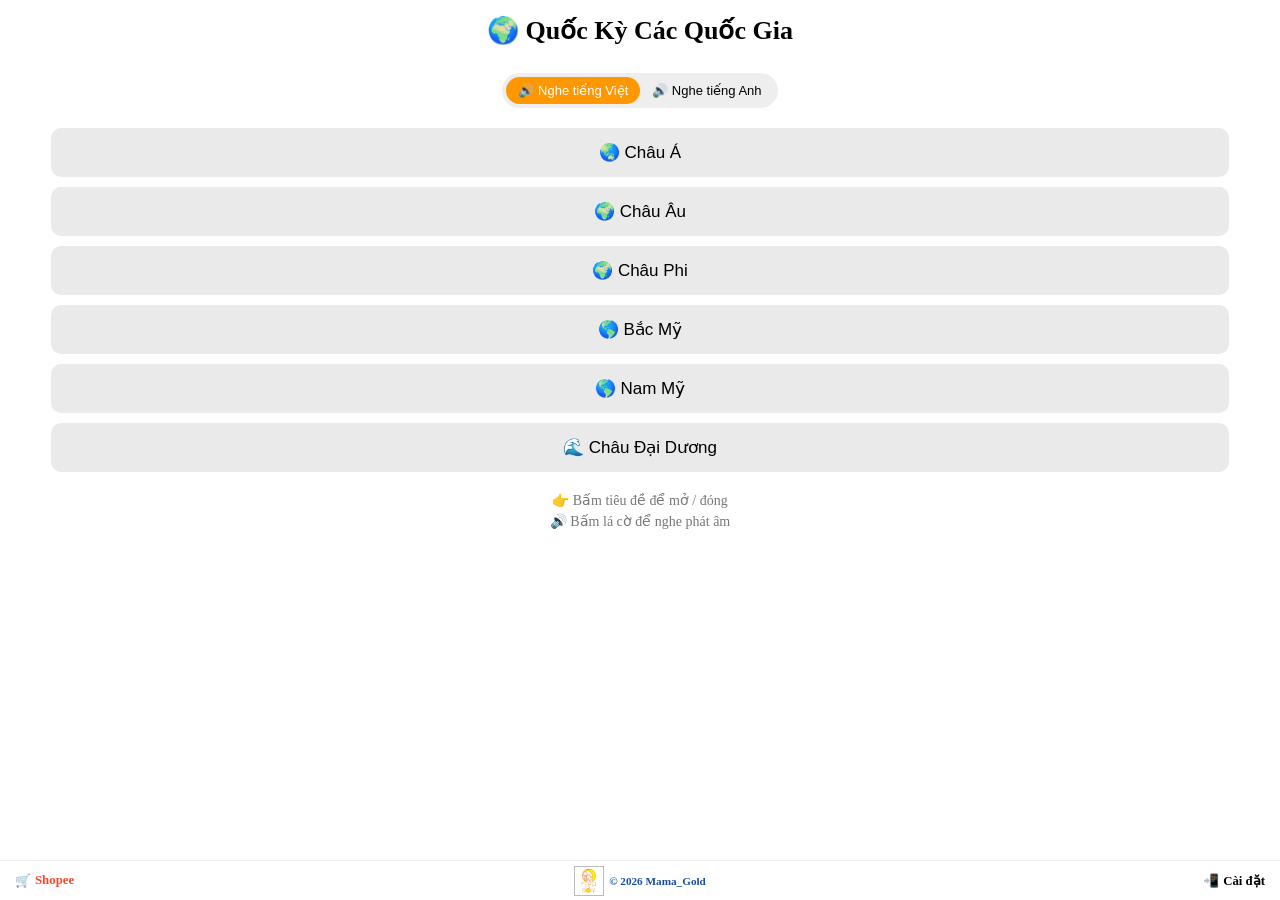
<file: index.html>
<!DOCTYPE html>
<html lang="vi">
<head>
<meta charset="UTF-8">
<title>Quốc Kỳ Các Quốc Gia</title>
<link rel="stylesheet" href="./css/style.css">
<link rel="manifest" href="./manifest.json">

<meta name="viewport" content="width=device-width, initial-scale=1.0">
<meta name="theme-color" content="#2c3e50">

<link rel="shortcut icon" href="./favicon.ico?v=1" type="image/x-icon">
<link rel="icon" href="./favicon.ico?v=1" type="image/x-icon">

<link rel="icon" type="image/png" sizes="192x192" href="./icon-192.png">
<link rel="apple-touch-icon" href="./icon-192.png">
</head>

<body>

<h1>🌍 Quốc Kỳ Các Quốc Gia</h1>

<div class="lang-switch">
  <button id="btn-vi" class="active" onclick="setLang('vi')">🔊 Nghe tiếng Việt</button>
  <button id="btn-en" onclick="setLang('en')">🔊 Nghe tiếng Anh</button>
</div>

<button class="acc-btn">🌏 Châu Á</button>
<div class="acc-content">
  <div class="grid" id="asia"></div>
</div>

<button class="acc-btn">🌍 Châu Âu</button>
<div class="acc-content">
  <div class="grid" id="europe"></div>
</div>

<button class="acc-btn">🌍 Châu Phi</button>
<div class="acc-content">
  <div class="grid" id="africa"></div>
</div>

<button class="acc-btn">🌎 Bắc Mỹ</button>
<div class="acc-content">
  <div class="grid" id="north-america"></div>
</div>

<button class="acc-btn">🌎 Nam Mỹ</button>
<div class="acc-content">
  <div class="grid" id="south-america"></div>
</div>

<button class="acc-btn">🌊 Châu Đại Dương</button>
<div class="acc-content">
  <div class="grid" id="oceania"></div>
</div>

<div class="guide">
  <span>👉 Bấm tiêu đề để mở / đóng</span>
  <span>🔊 Bấm lá cờ để nghe phát âm</span>
</div>

<audio id="audio"></audio>

<script src="./js/data.js"></script>
<script src="./js/app.js"></script>

<script>
  if ('serviceWorker' in navigator) {
    window.addEventListener('load', () => {
      // Đăng ký sw.js từ thư mục gốc
      navigator.serviceWorker.register('./sw.js')
        .then(reg => console.log('PWA đã sẵn sàng!'))
        .catch(err => console.log('Lỗi đăng ký PWA', err));
    });
  }
</script>

<!-- <footer class="footer-nav">
  <a href="install.html" class="install-link">Hướng dẫn cài đặt <span>➔</span></a>
</footer> -->

    <footer class="site-footer">
        <a href="https://shopee.vn/xuong_in_tranh_mama_gold?tab=shop" target="_blank" class="footer-link link-shopee">
            🛒 <span>Shopee</span>
        </a>
        
        <div class="footer-brand">
            <img src="Mama_Gold.png" alt="Logo">
            <span class="footer-copyright">© 2026 Mama_Gold</span>
        </div>

        <a href="how-to-install.html" class="footer-link link-guide">
            📲 <span>Cài đặt</span>
        </a>
    </footer>




</body>
</html>
</file>
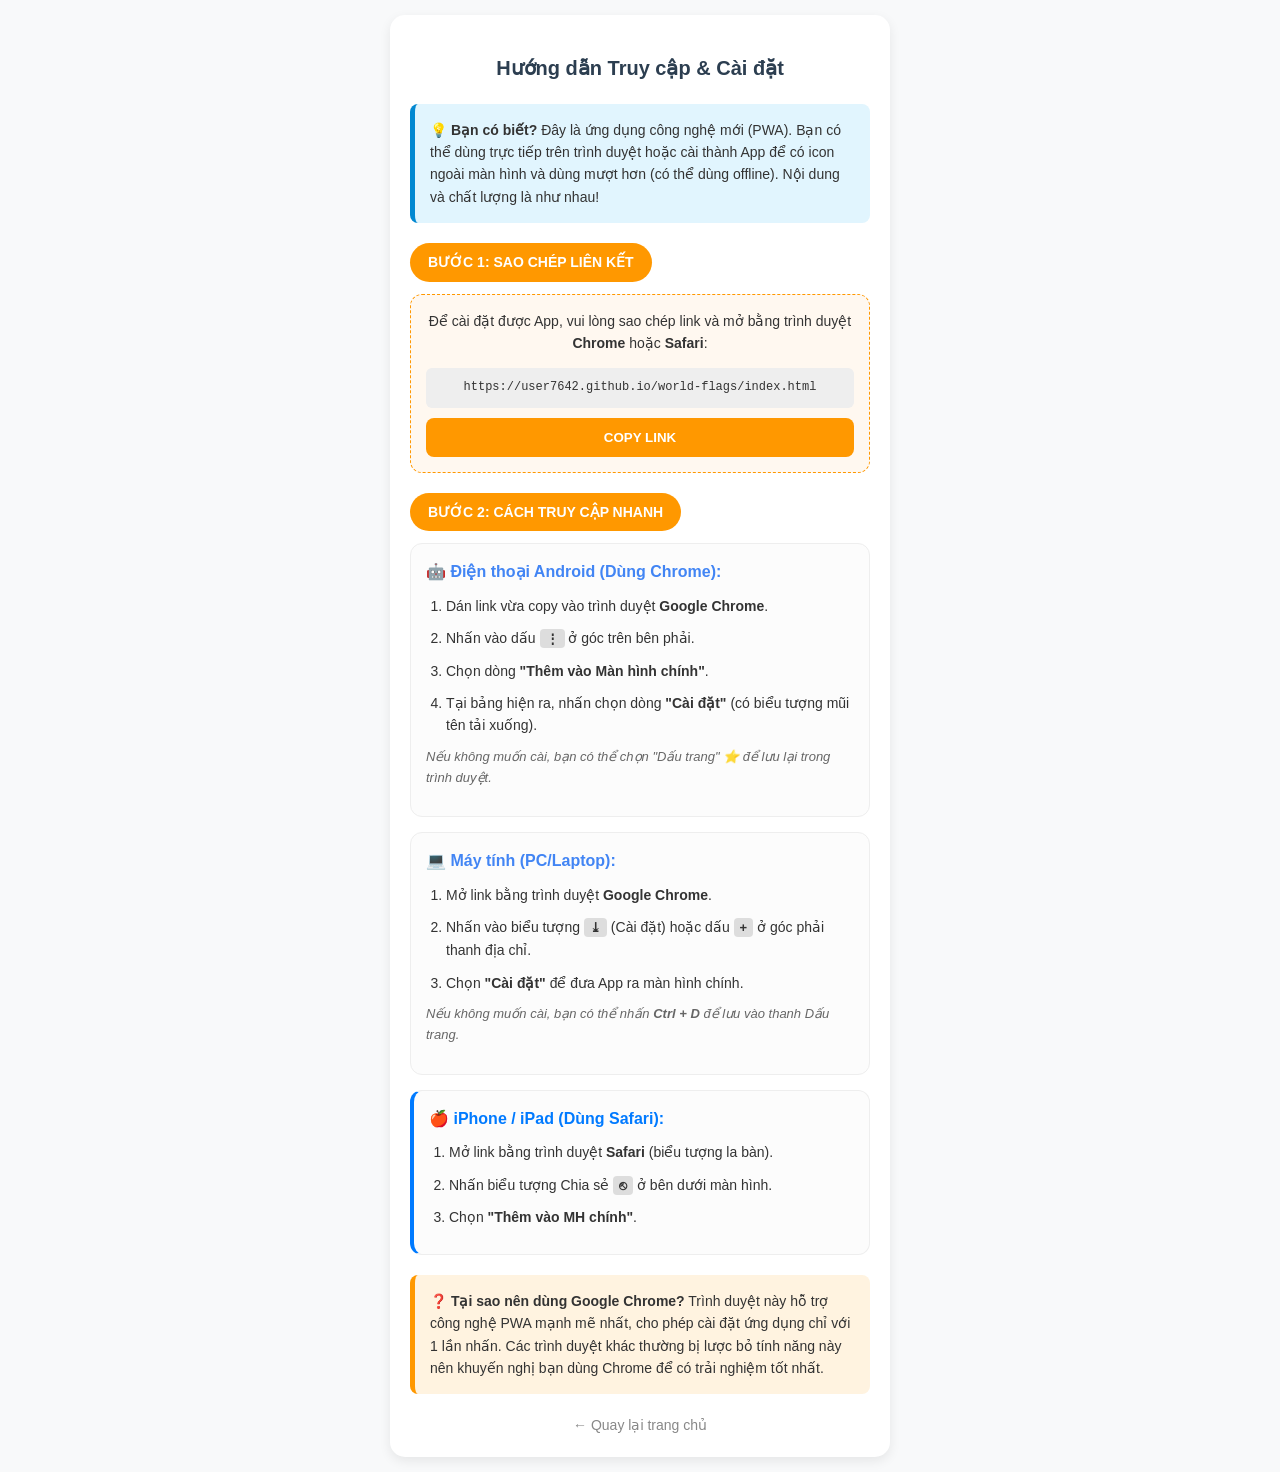
<file: how-to-install.html>
<!DOCTYPE html>
<html lang="vi">
<head>
    <meta charset="UTF-8">
    <meta name="viewport" content="width=device-width, initial-scale=1.0">
    <title>Hưỡng Dẫn Cài Đặt App PWA </title>
    <style>
        body {
            font-family: -apple-system, BlinkMacSystemFont, "Segoe UI", Roboto, sans-serif;
            line-height: 1.6;
            color: #333;
            max-width: 500px;
            margin: 0 auto;
            padding: 15px;
            background: #f8f9fa;
        }
        .container {
            background: white;
            padding: 20px;
            border-radius: 15px;
            box-shadow: 0 4px 12px rgba(0,0,0,0.08);
        }
        h2 { color: #2c3e50; text-align: center; margin-bottom: 20px; font-size: 20px; }
        
        .step-header {
            background: #ff9800;
            color: white;
            padding: 8px 18px;
            border-radius: 20px;
            display: inline-block;
            font-weight: bold;
            font-size: 14px;
            margin-bottom: 12px;
        }

        .copy-box {
            background: #fff8f0;
            border: 1px dashed #ff9800;
            padding: 15px;
            border-radius: 12px;
            text-align: center;
            margin-bottom: 20px;
        }
        .url-text {
            background: #eee;
            padding: 10px;
            border-radius: 6px;
            display: block;
            margin: 10px 0;
            font-family: monospace;
            font-size: 12px;
            word-break: break-all;
        }
        .btn-copy {
            background: #ff9800;
            color: white;
            border: none;
            padding: 12px 25px;
            border-radius: 8px;
            cursor: pointer;
            font-weight: bold;
            width: 100%;
        }

        .device-guide {
            background: #fcfcfc;
            border: 1px solid #eee;
            padding: 15px;
            border-radius: 12px;
            margin-bottom: 15px;
        }
        .highlight { color: #d35400; font-weight: bold; }
        .icon-box { background: #ddd; padding: 2px 6px; border-radius: 4px; font-size: 13px; font-weight: bold; }
        
        .info-box {
            background: #e1f5fe;
            border-left: 5px solid #0288d1;
            padding: 15px;
            border-radius: 8px;
            font-size: 14px;
            margin: 20px 0;
        }

        .qr-section { text-align: center; padding-top: 15px; border-top: 1px solid #eee; margin-top: 20px; }
        .qr-section img { width: 140px; margin: 10px 0; border: 1px solid #eee; padding: 5px; border-radius: 8px; }

        .note { font-size: 13px; color: #666; font-style: italic; margin-top: 5px; }
        .back-link { display: block; text-align: center; margin-top: 15px; color: #888; text-decoration: none; font-size: 14px; }
        
        ol { padding-left: 20px; margin: 10px 0; font-size: 14px; }
        li { margin-bottom: 10px; }
    </style>
</head>
<body>

<div class="container">
    <h2>Hướng dẫn Truy cập & Cài đặt</h2>

    <div class="info-box">
        <b>💡 Bạn có biết?</b> Đây là ứng dụng công nghệ mới (PWA). Bạn có thể dùng trực tiếp trên trình duyệt hoặc cài thành App để có icon ngoài màn hình và dùng mượt hơn (có thể dùng offline). Nội dung và chất lượng là như nhau!
    </div>

    <div class="step-header">BƯỚC 1: SAO CHÉP LIÊN KẾT</div>
    <div class="copy-box">
        <p style="margin-top:0; font-size:14px;">Để cài đặt được App, vui lòng sao chép link và mở bằng trình duyệt <b>Chrome</b> hoặc <b>Safari</b>:</p>
        <span class="url-text" id="urlText">https://user7642.github.io/world-flags/index.html</span>
        <button class="btn-copy" onclick="copyUrl()">COPY LINK</button>
    </div>

    <div class="step-header">BƯỚC 2: CÁCH TRUY CẬP NHANH</div>
    
    <div class="device-guide">
        <strong style="color: #4285F4;">🤖 Điện thoại Android (Dùng Chrome):</strong>
        <ol>
            <li>Dán link vừa copy vào trình duyệt <b>Google Chrome</b>.</li>
            <li>Nhấn vào dấu <span class="icon-box">⋮</span> ở góc trên bên phải.</li>
            <li>Chọn dòng <b>"Thêm vào Màn hình chính"</b>.</li>
            <li>Tại bảng hiện ra, nhấn chọn dòng <b>"Cài đặt"</b> (có biểu tượng mũi tên tải xuống).</li>
        </ol>
        <p class="note">Nếu không muốn cài, bạn có thể chọn "Dấu trang" ⭐ để lưu lại trong trình duyệt.</p>
    </div>

    <div class="device-guide">
        <strong style="color: #4285F4;">💻 Máy tính (PC/Laptop):</strong>
        <ol>
            <li>Mở link bằng trình duyệt <b>Google Chrome</b>.</li>
            <li>Nhấn vào biểu tượng <span class="icon-box">⤓</span> (Cài đặt) hoặc dấu <span class="icon-box">+</span> ở góc phải thanh địa chỉ.</li>
            <li>Chọn <b>"Cài đặt"</b> để đưa App ra màn hình chính.</li>
        </ol>
        <p class="note">Nếu không muốn cài, bạn có thể nhấn <b>Ctrl + D</b> để lưu vào thanh Dấu trang.</p>
    </div>

    <div class="device-guide" style="border-left: 4px solid #007AFF;">
        <strong style="color: #007AFF;">🍎 iPhone / iPad (Dùng Safari):</strong>
        <ol>
            <li>Mở link bằng trình duyệt <b>Safari</b> (biểu tượng la bàn).</li>
            <li>Nhấn biểu tượng Chia sẻ <span class="icon-box">⎋</span> ở bên dưới màn hình.</li>
            <li>Chọn <b>"Thêm vào MH chính"</b>.</li>
        </ol>
    </div>

    <div class="info-box" style="background: #fff3e0; border-left-color: #ff9800;">
        <b>❓ Tại sao nên dùng Google Chrome?</b> Trình duyệt này hỗ trợ công nghệ PWA mạnh mẽ nhất, cho phép cài đặt ứng dụng chỉ với 1 lần nhấn. Các trình duyệt khác thường bị lược bỏ tính năng này nên khuyến nghị bạn dùng Chrome để có trải nghiệm tốt nhất.
    </div>


    <a href="index.html" class="back-link">← Quay lại trang chủ</a>
</div>

<script>
    function copyUrl() {
        const url = document.getElementById('urlText').innerText;
        const btn = document.querySelector('.btn-copy');
        const textArea = document.createElement("textarea");
        textArea.value = url;
        document.body.appendChild(textArea);
        textArea.select();
        document.execCommand('copy');
        document.body.removeChild(textArea);
        const oldText = btn.innerText;
        btn.innerText = 'ĐÃ SAO CHÉP!';
        btn.style.background = '#2ecc71';
        setTimeout(() => {
            btn.innerText = oldText;
            btn.style.background = '#ff9800';
        }, 2000);
    }
</script>

</body>
</html>
</file>
<file: css/style.css>
body {
  display: flex;
  /* Biến body thành Flexbox */
  flex-direction: column;
  /* Sắp xếp các phần tử con theo cột dọc */
  min-height: 100vh;
  /* Chiều cao tối thiểu luôn bằng 100% màn hình */
  margin: 0;
  /* Xóa bỏ lề mặc định của trình duyệt */
   align-items: center;
}

/* ===== TITLE ===== */
h1 {
  margin-top: 15px;
  font-size: 26px;
}

/* ===== LANGUAGE SWITCH (ĐẸP + GỌN) ===== */
.lang-switch {
  display: inline-flex;
  background: #eee;
  padding: 4px;
  border-radius: 20px;
  margin: 10px 0;
}

.lang-switch {
  margin-left: auto;
  margin-right: auto;
}
.lang-switch button {
  border: none;
  background: transparent;
  padding: 6px 12px;
  font-size: 13px;
  cursor: pointer;
  border-radius: 20px;
  transition: 0.2s;
}

/* ACTIVE */
.lang-switch button.active {
  background: #ff9800;
  color: white;
  font-weight: 500;
}

/* ===== ACCORDION BUTTON ===== */
.acc-btn {
  width: 92%;
  padding: 14px;
  font-size: 17px;
  cursor: pointer;
  border: none;
  background: #eaeaea;
  margin-top: 10px;
  border-radius: 10px;
  transition: 0.2s;
}

.acc-btn:hover {
  background: #ddd;
}

/* ===== CONTENT ===== */
.acc-content {
  display: none;
  padding: 10px;
}

/* ===== GRID ===== */
.grid {
  display: grid;
  grid-template-columns: repeat(6, 1fr);
  gap: 12px;
}

/* ===== CARD ===== */
.card {
  background: white;
  padding: 10px;
  border-radius: 10px;
  cursor: pointer;
  transition: 0.2s;
  border: 1px solid transparent;
}

.card:hover {
  transform: scale(1.05);
}

.card:active {
  transform: scale(0.96);
  border: 1px solid #ff9800;
}

/* ===== IMAGE ===== */
img {
  width: 100%;
  border: 1px solid #bbb;
}

/* ===== TEXT ===== */
.card p {
  margin-top: 6px;
  font-size: 14px;
}

.guide {
  margin: 20px auto;
  font-size: 14px;
  color: #777;
  display: flex;
  flex-direction: column;
  align-items: center;
  gap: 4px;
}

/* mỗi dòng */
.guide span {
  display: block;
}

/* --- 2. Footer Siêu Hẹp & Căn Giữa Tuyệt Đối --- */
.site-footer {
  margin-top: auto;
  display: grid;
  /* Cột 1: Shopee, Cột 2: Logo (tự động căn giữa), Cột 3: Cài đặt */
  grid-template-columns: 1fr auto 1fr;
  align-items: center;
  width: 100%;
  height: 40px;
  /* Chiều cao hẹp tối thiểu */
  background-color: var(--white);
  border-top: 1px solid #eee;
  padding: 0 15px;
  box-sizing: border-box;
  flex-shrink: 0;
  /* Không bao giờ cho phép footer bị bóp nghẹt */
}

/* Khối trung tâm (Logo & Copyright) */
.footer-brand {
  display: flex;
  align-items: center;
  gap: 5px;
  justify-self: center;
  /* Luôn nằm chính giữa màn hình bất kể chữ 2 bên dài ngắn */
}

.footer-brand img {
  width: 28px !important;
  height: 28px !important;
}

.footer-copyright {
  font-size: 0.7rem;
  font-weight: 600;
  color: #194f99;
  white-space: nowrap;
}

/* Các liên kết hai bên */
.footer-link {
  text-decoration: none;
  font-size: 0.8rem;
  font-weight: 600;
  display: flex;
  align-items: center;
  gap: 4px;
  white-space: nowrap;
}

.link-shopee {
  justify-self: start;
  /* Ép sát lề trái */
  color: #ee4d2d;
}

.link-guide {
  justify-self: end;
  /* Ép sát lề phải */
  color: var(--secondary-color);
}


/* mobile gọn hơn */
@media (max-width: 480px) {
  .guide {
    font-size: 13px;
  }
}

/* ===== RESPONSIVE ===== */
@media (max-width: 1200px) {
  .grid {
    grid-template-columns: repeat(4, 1fr);
  }
}

@media (max-width: 768px) {
  .grid {
    grid-template-columns: repeat(3, 1fr);
  }

  h1 {
    font-size: 22px;
  }
}

@media (max-width: 480px) {
  .grid {
    grid-template-columns: repeat(2, 1fr);
  }

  .lang-switch button {
    font-size: 12px;
    padding: 5px 10px;
  }
}
</file>
